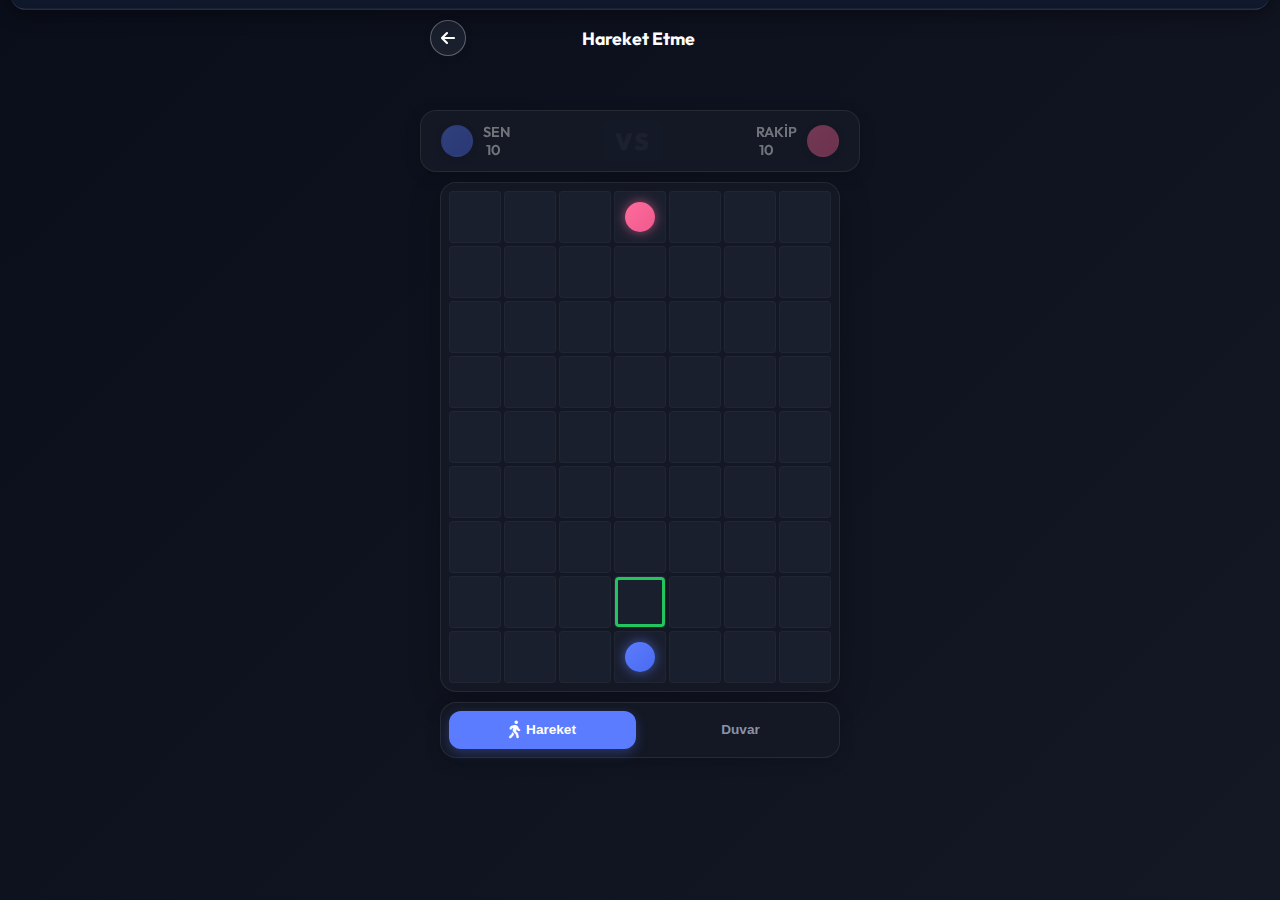
<file: howto.html>
<!DOCTYPE html>
<html lang="tr">

<head>
    <meta charset="UTF-8">
    <meta name="viewport"
        content="width=device-width, initial-scale=1.0, maximum-scale=1.0, user-scalable=no, viewport-fit=cover">
    <title>Oyun Rehberi - İnteraktif Eğitim</title>
    <link rel="stylesheet" href="style.css">
    <link rel="stylesheet" href="howto.css">
    <link rel="stylesheet" href="mobilemedia.css">
    <link rel="stylesheet" href="https://cdnjs.cloudflare.com/ajax/libs/font-awesome/6.0.0/css/all.min.css">
    <link href="https://fonts.googleapis.com/css2?family=Outfit:wght@300;400;600;700&display=swap" rel="stylesheet">
</head>

<body class="tutorial-mode">

    <div id="game-screen" class="screen active" style="display: flex;">
        <!-- Top Navigation -->
        <div id="header-controls" style="justify-content: space-between; padding: 10px;">
            <button id="back-btn" class="icon-btn white"><i class="fa-solid fa-arrow-left"></i></button>
            <h3 id="lesson-title" style="margin:0; color:white; font-size:1.1rem;">Eğitim</h3>
            <div style="width: 40px;"></div> <!-- Spacer -->
        </div>

        <!-- Instruction Card (Custom for Tutorial) -->
        <div class="instruction-card" style="margin: 10px; width: calc(100% - 20px);">
            <p id="instruction-text" style="color: #cbd5e1; margin-bottom: 8px;">Yükleniyor...</p>
            <div id="progress-bar">
                <div id="progress-fill"></div>
            </div>
        </div>

        <!-- Player Header (Identical to Game) -->
        <header>
            <div class="player-info p1" id="p1-info">
                <div class="avatar blue"></div>
                <div class="player-details">
                    <span id="p1-name">SEN</span>
                    <div class="wall-count"><i class="fa-solid fa-block-brick"></i> <span id="p1-walls">10</span></div>
                </div>
            </div>
            <div class="game-status"><span class="vs-badge">VS</span></div>
            <div class="player-info p2" id="p2-info">
                <div class="player-details right">
                    <span id="p2-name">RAKİP</span>
                    <div class="wall-count"><i class="fa-solid fa-block-brick"></i> <span id="p2-walls">10</span></div>
                    <!-- Opponent Timer for Hourglass Lesson -->
                    <div id="opponent-timer-display"
                        style="display:none; color: #f87171; font-weight: bold; margin-top: 4px; font-size: 0.9rem;">⏳
                        15s</div>
                </div>
                <div class="avatar red"></div>
            </div>
        </header>

        <!-- Board -->
        <div class="board-container">
            <div id="grid-board" class="grid-board"></div>
        </div>

        <!-- Controls (Identical to Game) -->
        <div class="controls">
            <button id="move-mode-btn" class="action-btn active">
                <i class="fa-solid fa-person-walking"></i> Hareket
            </button>
            <button id="wall-mode-btn" class="action-btn">
                <i class="fa-solid fa-block-brick"></i> Duvar
            </button>
            <button id="wall-rotate-btn" class="action-btn hidden">
                <i class="fa-solid fa-rotate"></i> <span id="wall-orientation">Dikey</span>
            </button>
        </div>

        <!-- Powerups (Hidden initially, shown if lesson requires) -->
        <div class="powerup-controls" id="tutorial-powerups">
            <button id="btn-destroy" class="inventory-btn hidden" title="Duvar Kırıcı">
                <i class="fa-solid fa-bomb"></i> <span class="badge">1</span>
            </button>
            <button id="btn-ghost" class="inventory-btn hidden" title="Hayalet Modu">
                <i class="fa-solid fa-ghost"></i> <span class="badge">1</span>
            </button>
            <button id="btn-freeze" class="inventory-btn hidden" title="Dondurucu">
                <i class="fa-solid fa-snowflake"></i> <span class="badge">1</span>
            </button>
            <button id="btn-wall_plus" class="inventory-btn hidden" title="+1 Duvar">
                <i class="fa-solid fa-plus-square"></i> <span class="badge">1</span>
            </button>
            <button id="btn-return" class="inventory-btn hidden" title="Geri Sar">
                <i class="fa-solid fa-undo"></i> <span class="badge">1</span>
            </button>
            <button id="btn-chaos" class="inventory-btn hidden" title="Kaos">
                <i class="fa-solid fa-shuffle"></i> <span class="badge">1</span>
            </button>
            <button id="btn-double_turn" class="inventory-btn hidden" title="Çift Hamle">
                <i class="fa-solid fa-repeat"></i> <span class="badge">1</span>
            </button>
            <button id="btn-hourglass" class="inventory-btn hidden" title="Kum Saati">
                <i class="fa-solid fa-hourglass-start"></i> <span class="badge">1</span>
            </button>
            <!-- Star: Special lesson where inventory is shown but disabled until star is collected -->
        </div>

    </div>

    <!-- Success Modal -->
    <div id="success-modal" class="modal-overlay hidden">
        <div class="modal-card success-card">
            <div class="success-icon"><i class="fa-solid fa-check"></i></div>
            <h3>Harika!</h3>
            <p id="success-message">Senaryoyu tamamladın.</p>
            <button id="finish-btn" class="btn primary">Menüye Dön</button>
        </div>
    </div>

    <script src="howto.js"></script>
</body>

</html>
</file>
<file: style.css>
:root {
    --bg-primary: #0a0e1a;
    --bg-secondary: #141824;
    --bg-elevated: #1a1f2e;
    --primary: #5b7cff;
    --primary-hover: #4a6bef;
    --accent: #ff6b9d;
    --success: #00d4aa;
    --text-primary: #ffffff;
    --text-secondary: #8b92a7;
    --border: rgba(255, 255, 255, 0.08);
    --shadow-sm: 0 2px 8px rgba(0, 0, 0, 0.12);
    --shadow-md: 0 4px 16px rgba(0, 0, 0, 0.16);
    --shadow-lg: 0 8px 32px rgba(0, 0, 0, 0.24);
    --radius-sm: 8px;
    --radius-md: 12px;
    --radius-lg: 16px;
    --grid-gap: 3px;
    --cell-size: min(11vw, 52px);
    --wall-thickness: 5px;
}

* {
    box-sizing: border-box;
}

body {
    margin: 0;
    font-family: 'Outfit', -apple-system, BlinkMacSystemFont, 'Segoe UI', sans-serif;
    background: var(--bg-primary);
    color: var(--text-primary);
    overflow: hidden;
    touch-action: manipulation;
    -webkit-font-smoothing: antialiased;
}

#app {
    width: 100vw;
    height: 100vh;
    display: flex;
    justify-content: center;
    align-items: center;
}

/* ============================================
   SCREENS
   ============================================ */
.screen {
    display: none;
    flex-direction: column;
    align-items: center;
    width: 100%;
    height: 100%;
    justify-content: center;
    position: absolute;
    top: 0;
    left: 0;
    background: linear-gradient(135deg, #0a0e1a 0%, #141824 100%);
}

.screen.active {
    display: flex;
}

/* ============================================
   TOAST NOTIFICATIONS
   ============================================ */
#toast-container {
    position: fixed;
    top: 20px;
    left: 50%;
    transform: translateX(-50%);
    z-index: 1000;
    display: flex;
    flex-direction: column;
    gap: 8px;
    width: 90%;
    max-width: 360px;
}

.toast {
    background: var(--bg-elevated);
    border: 1px solid var(--border);
    color: var(--text-primary);
    padding: 12px 16px;
    border-radius: var(--radius-md);
    box-shadow: var(--shadow-lg);
    animation: slideDown 0.3s cubic-bezier(0.16, 1, 0.3, 1);
    display: flex;
    justify-content: space-between;
    align-items: center;
    backdrop-filter: blur(20px);
    font-size: 0.9rem;
}

.toast.error {
    border-left: 3px solid var(--accent);
}

.toast.success {
    border-left: 3px solid var(--success);
}

@keyframes slideDown {
    from {
        transform: translateY(-20px);
        opacity: 0;
    }

    to {
        transform: translateY(0);
        opacity: 1;
    }
}

/* ============================================
   START SCREEN
   ============================================ */
.start-content {
    width: 100%;
    max-width: 420px;
    padding: 0 20px;
    display: flex;
    flex-direction: column;
    gap: 40px;
}

.logo-area {
    text-align: center;
    animation: fadeIn 0.6s ease-out;
}

@keyframes fadeIn {
    from {
        opacity: 0;
        transform: translateY(-10px);
    }

    to {
        opacity: 1;
        transform: translateY(0);
    }
}

.app-logo {
    max-width: 200px;
    height: auto;
    filter: drop-shadow(0 4px 12px rgba(0, 0, 0, 0.3));
    margin-bottom: 24px;
}

.subtitle {
    font-size: 0.85rem;
    color: var(--text-secondary);
    font-weight: 500;
    letter-spacing: 0.5px;
    margin: 0;
}

.start-card {
    background: var(--bg-secondary);
    border: 1px solid var(--border);
    border-radius: var(--radius-lg);
    padding: 24px;
    display: flex;
    flex-direction: column;
    gap: 16px;
    box-shadow: var(--shadow-lg);
    animation: slideUp 0.5s cubic-bezier(0.16, 1, 0.3, 1);
}

@keyframes slideUp {
    from {
        transform: translateY(20px);
        opacity: 0;
    }

    to {
        transform: translateY(0);
        opacity: 1;
    }
}

/* ============================================
   INPUTS
   ============================================ */
.input-group {
    position: relative;
    width: 100%;
}

.input-group i {
    position: absolute;
    left: 14px;
    top: 50%;
    transform: translateY(-50%);
    color: var(--text-secondary);
    font-size: 0.95rem;
    pointer-events: none;
    transition: color 0.2s;
}

.input-group input {
    width: 100%;
    height: 48px;
    background: var(--bg-elevated);
    border: 1px solid var(--border);
    border-radius: var(--radius-md);
    padding: 0 14px 0 42px;
    color: var(--text-primary);
    font-size: 0.95rem;
    font-weight: 500;
    transition: all 0.2s ease;
    -webkit-appearance: none;
    appearance: none;
}

.input-group input::placeholder {
    color: var(--text-secondary);
}

.input-group input:focus {
    outline: none;
    border-color: var(--primary);
    box-shadow: 0 0 0 3px rgba(91, 124, 255, 0.12);
}

.input-group input:focus+i {
    color: var(--primary);
}

/* ============================================
   BUTTONS
   ============================================ */
.btn {
    height: 48px;
    border-radius: var(--radius-md);
    font-size: 0.95rem;
    font-weight: 600;
    border: none;
    display: flex;
    justify-content: center;
    align-items: center;
    gap: 8px;
    cursor: pointer;
    transition: all 0.2s ease;
    width: 100%;
    letter-spacing: 0.3px;
}

.btn:active {
    transform: scale(0.98);
}

.btn.primary {
    background: var(--primary);
    color: white;
    box-shadow: 0 4px 12px rgba(91, 124, 255, 0.3);
}

.btn.primary:hover {
    background: var(--primary-hover);
    box-shadow: 0 6px 16px rgba(91, 124, 255, 0.4);
}

.btn.secondary {
    background: transparent;
    color: var(--text-secondary);
    border: 1px solid var(--border);
}

.btn.secondary:hover {
    background: var(--bg-elevated);
    color: var(--text-primary);
    border-color: rgba(255, 255, 255, 0.12);
}

.btn-content {
    display: flex;
    align-items: center;
    gap: 8px;
}

.full-width {
    width: 100%;
}

/* ============================================
   DIVIDER
   ============================================ */
.divider {
    display: flex;
    align-items: center;
    text-align: center;
    margin: 8px 0;
}

.divider::before,
.divider::after {
    content: '';
    flex: 1;
    border-bottom: 1px solid var(--border);
}

.divider span {
    padding: 0 12px;
    color: var(--text-secondary);
    font-size: 0.75rem;
    font-weight: 600;
    letter-spacing: 1px;
}

.join-area {
    display: flex;
    flex-direction: column;
    gap: 12px;
}

/* ============================================
   WAITING SCREEN
   ============================================ */
#waiting-screen {
    gap: 24px;
}

#waiting-screen h2 {
    font-size: 1.5rem;
    font-weight: 600;
    margin: 0;
}

#waiting-screen p {
    color: var(--text-secondary);
    margin: 0;
}

.loader {
    width: 40px;
    height: 40px;
    border: 3px solid var(--bg-elevated);
    border-top-color: var(--primary);
    border-radius: 50%;
    animation: spin 0.8s linear infinite;
}

@keyframes spin {
    to {
        transform: rotate(360deg);
    }
}

.highlight {
    color: var(--primary);
    font-weight: 600;
    background: rgba(91, 124, 255, 0.1);
    padding: 4px 8px;
    border-radius: 6px;
}

/* ============================================
   GAME SCREEN
   ============================================ */
#game-screen {
    justify-content: flex-start;
    /* Stack from top to avoid centering issues on small screens */
    align-items: center;
    gap: 10px;
    /* Reduced from 20px */
    padding: 10px 0;
    /* Add vertical padding */
    height: 100dvh;
    width: 100vw;
    position: relative;
    overflow: hidden;
}

header {
    display: flex;
    justify-content: space-between;
    align-items: center;
    width: 90%;
    max-width: 440px;
    padding: 8px 12px;
    /* Reduced padding */
    background: var(--bg-secondary);
    backdrop-filter: blur(20px);
    border-radius: var(--radius-lg);
    border: 1px solid var(--border);
    margin-top: max(10px, env(safe-area-inset-top));
    box-shadow: var(--shadow-md);
    z-index: 50;
    flex-shrink: 0;
}

.player-info {
    display: flex;
    align-items: center;
    gap: 10px;
    font-weight: 600;
    opacity: 0.5;
    transition: all 0.3s ease;
    font-size: 0.9rem;
}

.player-info.active-turn {
    opacity: 1;
}

.avatar {
    width: 32px;
    height: 32px;
    border-radius: 50%;
    border: 2px solid transparent;
    transition: all 0.3s;
    box-shadow: 0 2px 8px rgba(0, 0, 0, 0.2);
}

.avatar.blue {
    background: linear-gradient(135deg, #5b7cff 0%, #4a6bef 100%);
}

.avatar.red {
    background: linear-gradient(135deg, #ff6b9d 0%, #ef5a8c 100%);
}

.player-info.active-turn .avatar {
    border-color: white;
    box-shadow: 0 0 12px currentColor;
}

.game-status {
    font-size: 0.8rem;
    font-weight: 600;
    text-transform: uppercase;
    letter-spacing: 0.5px;
    padding: 6px 12px;
    border-radius: var(--radius-sm);
    background: var(--bg-elevated);
    color: var(--text-secondary);
}

/* ============================================
   GAME BOARD
   ============================================ */
.board-container {
    padding: 8px;
    /* Reduced from 12px */
    background: var(--bg-secondary);
    border-radius: var(--radius-lg);
    box-shadow: var(--shadow-lg);
    border: 1px solid var(--border);
}

.grid-board {
    display: grid;
    grid-template-columns: repeat(7, var(--cell-size));
    grid-template-rows: repeat(9, var(--cell-size));
    /* 7x9 */
    gap: var(--grid-gap);
    position: relative;
    user-select: none;
    margin: 0 auto;
}

.cell {
    background: var(--bg-elevated);
    border-radius: 4px;
    width: 100%;
    height: 100%;
    cursor: pointer;
    position: relative;
    transition: background 0.15s ease;
    border: 1px solid rgba(255, 255, 255, 0.03);
}

.cell:hover {
    background: rgba(255, 255, 255, 0.06);
}

.cell.valid-move::after {
    content: '';
    position: absolute;
    width: 30%;
    height: 30%;
    background: var(--primary);
    border-radius: 50%;
    top: 35%;
    left: 35%;
    opacity: 0.5;
    animation: pulse 1.5s infinite;
}

@keyframes pulse {

    0%,
    100% {
        transform: scale(1);
        opacity: 0.4;
    }

    50% {
        transform: scale(1.2);
        opacity: 0.7;
    }
}

.player {
    width: 60%;
    height: 60%;
    border-radius: 50%;
    position: absolute;
    top: 50%;
    left: 50%;
    transform: translate(-50%, -50%);
    transition: all 0.3s cubic-bezier(0.175, 0.885, 0.32, 1.275);
    z-index: 10;
    pointer-events: none;
}

.player.blue {
    background: linear-gradient(135deg, #5b7cff 0%, #4a6bef 100%);
    box-shadow: 0 0 12px rgba(91, 124, 255, 0.6);
}

.player.red {
    background: linear-gradient(135deg, #ff6b9d 0%, #ef5a8c 100%);
    box-shadow: 0 0 12px rgba(255, 107, 157, 0.6);
}

/* ============================================
   WALLS
   ============================================ */
.wall {
    position: absolute;
    background: linear-gradient(135deg, #ffffff 0%, #e2e8f0 100%);
    border-radius: 4px;
    z-index: 20;
    /* Above text/cells */
    pointer-events: none;
    /* Let clicks pass to cells */
    box-shadow: 0 2px 6px rgba(0, 0, 0, 0.4);
    transform-origin: center;
    transition: background 0.2s, opacity 0.2s;
}

.wall.vertical {
    width: var(--wall-thickness);
    height: calc(var(--cell-size) * 2 + var(--grid-gap));
}

.wall.horizontal {
    height: var(--wall-thickness);
    width: calc(var(--cell-size) * 2 + var(--grid-gap));
}

.wall.preview {
    opacity: 0.4;
    background: rgba(255, 255, 255, 0.3);
    animation: pulse-slow 2s infinite;
}

@keyframes pulse-slow {

    0%,
    100% {
        opacity: 0.3;
    }

    50% {
        opacity: 0.5;
    }
}

.wall.p1 {
    background: linear-gradient(135deg, #5b7cff 0%, #4a6bef 100%);
    box-shadow: 0 0 8px rgba(91, 124, 255, 0.4);
}

.wall.p2 {
    background: linear-gradient(135deg, #ff6b9d 0%, #ef5a8c 100%);
    box-shadow: 0 0 8px rgba(255, 107, 157, 0.4);
}

/* ============================================
   CONTROLS
   ============================================ */
.controls {
    margin-bottom: max(10px, env(safe-area-inset-bottom));
    /* Reduced from 24px */
    display: flex;
    background: var(--bg-secondary);
    padding: 8px;
    border-radius: var(--radius-lg);
    border: 1px solid var(--border);
    box-shadow: var(--shadow-md);
    gap: 8px;
    width: 90%;
    max-width: 400px;
    flex-shrink: 0;
}

.action-btn {
    background: transparent;
    border: none;
    color: var(--text-secondary);
    padding: 10px 16px;
    border-radius: var(--radius-md);
    display: flex;
    flex: 1;
    justify-content: center;
    align-items: center;
    gap: 6px;
    font-size: 0.85rem;
    font-weight: 600;
    cursor: pointer;
    transition: all 0.2s ease;
}

.action-btn i {
    font-size: 1.1rem;
}

.action-btn.active {
    background: var(--primary);
    color: white;
    box-shadow: 0 4px 12px rgba(91, 124, 255, 0.3);
}

.action-btn:active {
    transform: scale(0.96);
}

.action-btn.hidden {
    display: none;
}

#wall-rotate-btn {
    background: var(--bg-elevated);
    color: var(--text-primary);
}

#wall-rotate-btn:hover {
    background: rgba(255, 255, 255, 0.08);
}

/* ============================================
   GAME OVER SCREEN
   ============================================ */
#game-over-screen {
    gap: 32px;
}

#game-over-screen h1 {
    font-size: 2.5rem;
    font-weight: 700;
    margin: 0;
    background: linear-gradient(135deg, var(--primary) 0%, var(--accent) 100%);
    -webkit-background-clip: text;
    background-clip: text;
    -webkit-text-fill-color: transparent;
}

#game-over-screen .btn {
    max-width: 240px;
}

/* Pending Actions (Mobile Confirmation) */
.wall.pending {
    background: #fbbf24;
    /* Amber 400 */
    opacity: 0.8;
    animation: flash 1s infinite alternate;
}

.cell.pending-move::after {
    content: '';
    position: absolute;
    width: 40%;
    height: 40%;
    background: #fbbf24;
    border-radius: 50%;
    top: 30%;
    left: 30%;
    animation: pulse-fast 1s infinite;
    z-index: 20;
}

@keyframes flash {
    from {
        opacity: 0.5;
    }

    to {
        opacity: 1;
    }
}

@keyframes pulse-fast {
    0% {
        transform: scale(1);
        opacity: 0.8;
    }

    50% {
        transform: scale(1.1);
        opacity: 1;
    }

    100% {
        transform: scale(1);
        opacity: 0.8;
    }
}

/* Enhanced Header UI */
.game-status {
    font-weight: 800;
    color: var(--text-secondary);
    font-size: 1.2rem;
    letter-spacing: 2px;
    opacity: 0.3;
}

.player-info {
    opacity: 0.4;
    transition: all 0.3s ease;
    border-radius: 8px;
    padding: 4px 8px;
}

.player-info.active {
    opacity: 1;
    background: rgba(255, 255, 255, 0.05);
    box-shadow: 0 0 0 1px rgba(255, 255, 255, 0.1);
}

.player-info.active .avatar {
    transform: scale(1.1);
}

.player-info.p1.active .avatar {
    box-shadow: 0 0 15px var(--primary);
}

.player-info.p2.active .avatar {
    box-shadow: 0 0 15px var(--accent);
}

.vs-badge {
    font-size: 1.5rem;
    font-weight: 900;
    color: rgba(255, 255, 255, 0.1);
    text-shadow: 0 1px 0 rgba(255, 255, 255, 0.05);
}

/* Board Flipped View */
.grid-board.flipped {
    transform: rotate(180deg);
}

.grid-board.flipped .player {
    transform: translate(-50%, -50%) rotate(180deg);
}

.grid-board.flipped .wall {
    transform: rotate(180deg);
}

.grid-board.flipped .powerup-icon {
    transform: translate(-50%, -50%) rotate(180deg);
}

/* Inventory UI */
.powerup-controls {
    display: grid;
    grid-template-columns: repeat(4, max-content);
    grid-template-rows: auto auto;
    justify-content: center;
    gap: 10px;
    margin-top: 5px;
    width: 100%;
}

.inventory-btn {
    position: relative;
    width: 50px;
    height: 50px;
    border-radius: 12px;
    background: rgba(255, 255, 255, 0.1);
    border: 1px solid rgba(255, 255, 255, 0.2);
    color: white;
    font-size: 1.2rem;
    cursor: not-allowed;
    transition: all 0.3s ease;
    opacity: 0.5;
    filter: grayscale(1);
}

.inventory-btn.active {
    background: rgba(255, 255, 255, 0.25);
    border-color: rgba(255, 255, 255, 0.8);
    cursor: pointer;
    opacity: 1;
    filter: grayscale(0);
    box-shadow: 0 4px 12px rgba(0, 0, 0, 0.3);
}

.inventory-btn .badge {
    position: absolute;
    top: -5px;
    right: -5px;
    background: #ef4444;
    color: white;
    font-size: 0.7rem;
    padding: 2px 6px;
    border-radius: 10px;
    opacity: 0;
    transition: opacity 0.2s;
}

.inventory-btn.active .badge {
    opacity: 1;
}

#btn-destroy.active i {
    color: #ef4444;
}

#btn-ghost.active i {
    color: #a855f7;
}

#btn-freeze.active i {
    color: #0ea5e9;
}

#btn-wall.active i {
    color: #f97316;
}

/* Margin Fix */
#game-screen {
    justify-content: flex-start !important;
    padding-top: 60px;
}

/* GAME OVER & ANIMATIONS */
@keyframes popIn {
    0% {
        transform: scale(0.5);
        opacity: 0;
        filter: blur(10px);
    }

    50% {
        transform: scale(1.1);
    }

    70% {
        transform: scale(0.95);
    }

    100% {
        transform: scale(1);
        opacity: 1;
        filter: blur(0);
    }
}

@keyframes glowPulse {
    0% {
        text-shadow: 0 0 20px currentColor;
    }

    50% {
        text-shadow: 0 0 40px currentColor, 0 0 10px white;
    }

    100% {
        text-shadow: 0 0 20px currentColor;
    }
}

@keyframes fadeInUp {
    from {
        transform: translateY(20px);
        opacity: 0;
    }

    to {
        transform: translateY(0);
        opacity: 1;
    }
}

#game-over-screen {
    background: transparent !important;
    overflow: hidden;
}

.result-backdrop {
    position: absolute;
    inset: 0;
    width: 100%;
    height: 100%;
    background: rgba(0, 0, 0, 0.7);
    backdrop-filter: blur(15px);
    -webkit-backdrop-filter: blur(15px);
    z-index: 1;
    animation: fadeIn 0.5s ease-out;
}

#confetti-canvas {
    position: absolute;
    top: 0;
    left: 0;
    width: 100%;
    height: 100%;
    pointer-events: none;
    z-index: 5;
}

.result-container {
    position: relative;
    z-index: 10;
    text-align: center;
    padding: 30px;
    display: flex;
    flex-direction: column;
    align-items: center;
    gap: 15px;
}

.result-icon {
    font-size: 5rem;
    margin-bottom: 10px;
    animation: popIn 0.8s cubic-bezier(0.34, 1.56, 0.64, 1) forwards;
}

.result-title {
    font-size: 4rem;
    font-weight: 900;
    margin: 0;
    letter-spacing: -2px;
    line-height: 1;
    animation: popIn 0.8s cubic-bezier(0.34, 1.56, 0.64, 1) 0.2s forwards;
    opacity: 0;
    background-size: 200% auto;
    background-clip: text;
    -webkit-background-clip: text;
    -webkit-text-fill-color: transparent;
}

.result-message {
    color: var(--text-secondary);
    font-size: 1.2rem;
    margin: 0;
    animation: fadeInUp 0.5s ease 0.6s forwards;
    opacity: 0;
}

.result-actions {
    display: flex;
    gap: 15px;
    margin-top: 20px;
    animation: fadeInUp 0.5s ease 0.8s forwards;
    opacity: 0;
}

/* THEMES */
.victory .result-icon {
    color: #ffd700;
    text-shadow: 0 0 30px rgba(255, 215, 0, 0.6);
}

.victory .result-title {
    background-image: linear-gradient(135deg, #ffd700 0%, #ffffff 50%, #f59e0b 100%);
    animation: popIn 0.8s cubic-bezier(0.34, 1.56, 0.64, 1) 0.2s forwards, glowPulse 3s infinite 2s;
    background-clip: text;
}

.victory .result-backdrop {
    background: rgba(20, 60, 40, 0.8);
}

.defeat .result-icon {
    color: #ef4444;
    filter: grayscale(0.5);
}

.defeat .result-title {
    background-image: linear-gradient(135deg, #9ca3af 0%, #ffffff 50%, #ef4444 100%);
    background-clip: text;
}

.defeat .result-backdrop {
    background: rgba(30, 20, 20, 0.85);
    backdrop-filter: blur(15px) grayscale(1);
    -webkit-backdrop-filter: blur(15px) grayscale(1);
}

/* SOUND CONTROLS */
#sound-controls {
    position: absolute;
    top: 20px;
    right: 20px;
    z-index: 1000;
    display: flex;
    align-items: center;
    gap: 10px;
    background: rgba(0, 0, 0, 0.4);
    padding: 8px 12px;
    border-radius: 20px;
    backdrop-filter: blur(5px);
    border: 1px solid rgba(255, 255, 255, 0.1);
    transition: opacity 0.3s;
}

#sound-controls:hover {
    background: rgba(0, 0, 0, 0.6);
}

#volume-slider {
    width: 80px;
    height: 4px;
    border-radius: 2px;
    accent-color: #ffd700;
    background: rgba(255, 255, 255, 0.3);
    outline: none;
    cursor: pointer;
}

#volume-icon {
    color: white;
    font-size: 1rem;
    width: 20px;
    text-align: center;
}

/* NEW POWERUPS */
#btn-return.active i {
    color: #10b981;
}

#btn-chaos.active i {
    color: #d946ef;
}

#btn-double_turn.active i {
    color: #eab308;
}

#btn-hourglass.active i {
    color: #b45309;
}

/* LEGENDARY STAR ANIMATION */
@keyframes pulseGlow {
    0% {
        transform: translate(-50%, -50%) scale(1);
        filter: drop-shadow(0 0 5px #ffd700);
    }

    50% {
        transform: translate(-50%, -50%) scale(1.3);
        filter: drop-shadow(0 0 15px #ffd700);
    }

    100% {
        transform: translate(-50%, -50%) scale(1);
        filter: drop-shadow(0 0 5px #ffd700);
    }
}

.legendary-pulse {
    animation: pulseGlow 1.5s infinite ease-in-out;
}

/* HEADER CONTROLS */
#header-controls {
    width: 90%;
    max-width: 440px;
    display: flex;
    justify-content: space-between;
    align-items: center;
    margin-bottom: 6px;
    position: absolute;
    /* Fix for stacking */
    top: 10px;
    left: 50%;
    transform: translateX(-50%);
    z-index: 60;
    /* Above header */
}

/* Adjust Header to sit below controls */
header {
    margin-top: 50px;
    /* Push down */
}

/* Adjust buttons */
.icon-btn {
    width: 36px;
    height: 36px;
    border-radius: 50%;
    border: 1px solid var(--border);
    background: var(--bg-elevated);
    color: var(--text-secondary);
    display: flex;
    justify-content: center;
    align-items: center;
    cursor: pointer;
    transition: all 0.2s;
    font-size: 1rem;
    box-shadow: var(--shadow-sm);
    backdrop-filter: blur(10px);
}

.icon-btn:active {
    transform: scale(0.9);
}

.icon-btn.red {
    color: #ef4444;
    border-color: rgba(239, 68, 68, 0.3);
}

.icon-btn.red:hover {
    background: rgba(239, 68, 68, 0.1);
}

.icon-btn.white {
    color: #ffffff;
    border-color: rgba(255, 255, 255, 0.3);
}

/* MODAL */
#modal-overlay {
    position: fixed;
    top: 0;
    left: 0;
    width: 100vw;
    height: 100vh;
    background: rgba(0, 0, 0, 0.6);
    backdrop-filter: blur(5px);
    z-index: 2000;
    display: flex;
    justify-content: center;
    align-items: center;
}

#modal-overlay.hidden {
    display: none;
}

#custom-modal {
    background: var(--bg-elevated);
    border: 1px solid var(--border);
    padding: 24px;
    border-radius: var(--radius-lg);
    box-shadow: var(--shadow-lg);
    width: 90%;
    max-width: 320px;
    text-align: center;
    animation: scaleIn 0.2s ease-out;
}

@keyframes scaleIn {
    from {
        transform: scale(0.9);
        opacity: 0;
    }

    to {
        transform: scale(1);
        opacity: 1;
    }
}

#modal-title {
    margin: 0 0 12px 0;
    font-size: 1.2rem;
    color: var(--text-primary);
}

#modal-message {
    color: var(--text-secondary);
    font-size: 0.95rem;
    margin-bottom: 24px;
    line-height: 1.5;
}



/* NEW POWERUPS */
#btn-return.active i {
    color: #10b981;
}

#btn-chaos.active i {
    color: #d946ef;
}

#btn-double_turn.active i {
    color: #eab308;
}

#btn-hourglass.active i {
    color: #b45309;
}

/* LEGENDARY STAR ANIMATION */
@keyframes pulseGlow {
    0% {
        transform: translate(-50%, -50%) scale(1);
        filter: drop-shadow(0 0 5px #ffd700);
    }

    50% {
        transform: translate(-50%, -50%) scale(1.3);
        filter: drop-shadow(0 0 15px #ffd700);
    }

    100% {
        transform: translate(-50%, -50%) scale(1);
        filter: drop-shadow(0 0 5px #ffd700);
    }
}

.legendary-pulse {
    animation: pulseGlow 1.5s infinite ease-in-out;
}

/* HEADER CONTROLS */
#header-controls {
    width: 90%;
    max-width: 440px;
    display: flex;
    justify-content: space-between;
    align-items: center;
    margin-bottom: 6px;
    position: absolute;
    /* Fix for stacking */
    top: 10px;
    left: 50%;
    transform: translateX(-50%);
    z-index: 60;
    /* Above header */
}

/* Adjust Header to sit below controls */
header {
    margin-top: 50px;
    /* Push down */
}

/* Adjust buttons */
.icon-btn {
    width: 36px;
    height: 36px;
    border-radius: 50%;
    border: 1px solid var(--border);
    background: var(--bg-elevated);
    color: var(--text-secondary);
    display: flex;
    justify-content: center;
    align-items: center;
    cursor: pointer;
    transition: all 0.2s;
    font-size: 1rem;
    box-shadow: var(--shadow-sm);
    backdrop-filter: blur(10px);
}

.icon-btn:active {
    transform: scale(0.9);
}

.icon-btn.red {
    color: #ef4444;
    border-color: rgba(239, 68, 68, 0.3);
}

.icon-btn.red:hover {
    background: rgba(239, 68, 68, 0.1);
}

.icon-btn.white {
    color: #ffffff;
    border-color: rgba(255, 255, 255, 0.3);
}

/* MODAL */
#modal-overlay {
    position: fixed;
    top: 0;
    left: 0;
    width: 100vw;
    height: 100vh;
    background: rgba(0, 0, 0, 0.6);
    backdrop-filter: blur(5px);
    z-index: 2000;
    display: flex;
    justify-content: center;
    align-items: center;
}

#modal-overlay.hidden {
    display: none;
}

#custom-modal {
    background: var(--bg-elevated);
    border: 1px solid var(--border);
    padding: 24px;
    border-radius: var(--radius-lg);
    box-shadow: var(--shadow-lg);
    width: 90%;
    max-width: 320px;
    text-align: center;
    animation: scaleIn 0.2s ease-out;
}

@keyframes scaleIn {
    from {
        transform: scale(0.9);
        opacity: 0;
    }

    to {
        transform: scale(1);
        opacity: 1;
    }
}

#modal-title {
    margin: 0 0 12px 0;
    font-size: 1.2rem;
    color: var(--text-primary);
}

#modal-message {
    color: var(--text-secondary);
    font-size: 0.95rem;
    margin-bottom: 24px;
    line-height: 1.5;
}

.modal-actions {
    display: flex;
    gap: 12px;
}

/* SOUND CONTROLS - HEADER EXPANDABLE */
#header-sound-group {
    position: relative;
    display: flex;
    align-items: center;
}

#header-sound-group .icon-btn.glass {
    background: rgba(255, 255, 255, 0.1);
    backdrop-filter: blur(10px);
    border-color: rgba(255, 255, 255, 0.2);
    color: var(--text-secondary);
    z-index: 2;
    /* On top of slider container */
}

#header-sound-group .icon-btn.glass:hover {
    background: rgba(255, 255, 255, 0.2);
    color: var(--text-primary);
}

.volume-slider-container {
    position: absolute;
    left: 18px;
    /* Start from center of button */
    top: 50%;
    transform: translateY(-50%) scaleX(0);
    transform-origin: left center;
    width: 0;
    height: 36px;
    background: rgba(20, 24, 36, 0.9);
    border: 1px solid var(--border);
    border-radius: 0 18px 18px 0;
    display: flex;
    align-items: center;
    padding-left: 20px;
    /* Space for button overlap */
    padding-right: 12px;
    opacity: 0;
    transition: all 0.3s cubic-bezier(0.4, 0, 0.2, 1);
    overflow: hidden;
    z-index: 1;
    /* Behind button */
}

#header-sound-group:hover .volume-slider-container,
.volume-slider-container:hover {
    width: 120px;
    opacity: 1;
    transform: translateY(-50%) scaleX(1);
}

#volume-slider {
    width: 100%;
    height: 4px;
    accent-color: var(--primary);
    cursor: pointer;
}
</file>
<file: howto.css>
/* Tutorial Page Specific Styles */
/* Only add styles that are NOT in style.css */

body.tutorial-mode {
    background-color: #0f172a;
    color: white;
    height: 100vh;
    overflow: hidden;
}

/* Custom Instruction Card - TOP MODAL */
.instruction-card {
    position: fixed;
    top: 0;
    left: 0;
    right: 0;
    background: linear-gradient(to bottom, #1e293b 0%, #0f172a 100%);
    border-bottom: 1px solid rgba(255, 255, 255, 0.15);
    border-radius: 0 0 16px 16px;
    padding: 20px 24px;
    margin: 0;
    text-align: center;
    box-shadow: 0 4px 20px rgba(0, 0, 0, 0.4);
    z-index: 1000;
    width: auto;

    transform: translateY(-100%);
    animation: slideDown 0.5s forwards ease-out;
}

@keyframes slideDown {
    to {
        transform: translateY(0);
    }
}

#instruction-text {
    font-size: 1.1rem;
    margin: 30px 0 16px 0;
    line-height: 1.6;
    color: #f1f5f9;
    font-weight: 500;
}

#progress-bar {
    width: 100%;
    height: 6px;
    background: rgba(255, 255, 255, 0.1);
    border-radius: 3px;
    overflow: hidden;
    margin-top: 8px;
}

#progress-fill {
    width: 0%;
    height: 100%;
    background: #3b82f6;
    transition: width 0.3s ease;
}

/* Powerup Controls Container Fix */
.powerup-controls {
    display: none;
    /* Toggled by JS */
    justify-content: center;
    gap: 16px;
    padding: 20px;
    width: 100%;
    overflow: visible;
}

/* Inventory Button Styles */
.inventory-btn {
    position: relative;
    width: 50px;
    height: 50px;
    border-radius: 12px;
    background: rgba(255, 255, 255, 0.1);
    border: 1px solid rgba(255, 255, 255, 0.2);
    color: #cbd5e1;
    font-size: 1.2rem;
    cursor: pointer;
    transition: all 0.2s ease;
    display: flex;
    align-items: center;
    justify-content: center;
}

.inventory-btn.hidden {
    display: none;
}

.inventory-btn.disabled {
    opacity: 0.3;
    pointer-events: none;
    filter: grayscale(1);
    border-style: dashed;
}

.inventory-btn:hover {
    background: rgba(255, 255, 255, 0.15);
    transform: translateY(-2px);
}

.inventory-btn .badge {
    position: absolute;
    top: -6px;
    right: -6px;
    background: #ef4444;
    color: white;
    font-size: 0.7rem;
    font-weight: bold;
    padding: 2px 6px;
    border-radius: 10px;
    box-shadow: 0 2px 4px rgba(0, 0, 0, 0.3);
    z-index: 10;
    /* Ensure badge survives grayscale removal nicely */
    transition: transform 0.3s cubic-bezier(0.175, 0.885, 0.32, 1.275);
}

/* Powerup Colors (Applied when active OR available) */
/* Force colors with !important to ensure no overrides */
#btn-destroy.active i,
#btn-destroy.available i {
    color: #ef4444 !important;
}

#btn-ghost.active i,
#btn-ghost.available i {
    color: #a855f7 !important;
}

#btn-freeze.active i,
#btn-freeze.available i {
    color: #0ea5e9 !important;
}

#btn-wall_plus.active i,
#btn-wall_plus.available i {
    color: #f97316 !important;
}

#btn-return.active i,
#btn-return.available i {
    color: #10b981 !important;
}

#btn-chaos.active i,
#btn-chaos.available i {
    color: #d946ef !important;
}

#btn-double_turn.active i,
#btn-double_turn.available i {
    color: #eab308 !important;
}

#btn-hourglass.active i,
#btn-hourglass.available i {
    color: #f43f5e !important;
}

/* When available, badge pop */
.inventory-btn.available .badge {
    transform: scale(1.3);
    box-shadow: 0 0 10px #ef4444;
}

.inventory-btn.active {
    border-color: rgba(255, 255, 255, 0.5);
    background: rgba(255, 255, 255, 0.1);
}

/* Collectible Items (Star) */
.collectible {
    position: absolute;
    width: 60%;
    height: 60%;
    top: 50%;
    left: 50%;
    transform: translate(-50%, -50%);
    z-index: 15;
    pointer-events: none;
    display: flex;
    justify-content: center;
    align-items: center;
    font-size: 1.5rem;
    animation: float-star 2s infinite ease-in-out;
}

.collectible.star {
    color: #ffd700;
    text-shadow: 0 0 10px rgba(255, 215, 0, 0.6);
}

@keyframes float-star {

    0%,
    100% {
        transform: translate(-50%, -50%);
    }

    50% {
        transform: translate(-50%, -60%);
    }
}


/* Target Highlight */
@keyframes pulse-target {
    0% {
        box-shadow: 0 0 0 0 rgba(34, 197, 94, 0.7);
        border-color: #22c55e;
    }

    70% {
        box-shadow: 0 0 0 15px rgba(34, 197, 94, 0);
        border-color: #22c55e;
    }

    100% {
        box-shadow: 0 0 0 0 rgba(34, 197, 94, 0);
        border-color: #22c55e;
    }
}

.target-cell {
    animation: pulse-target 1.5s infinite;
    z-index: 50;
}

.target-cell::after {
    content: '';
    position: absolute;
    inset: 0;
    border: 3px solid #22c55e;
    border-radius: 4px;
    pointer-events: none;
}

/* Success Modal */
.modal-overlay.hidden {
    display: none;
}

.modal-overlay {
    position: fixed;
    inset: 0;
    background: rgba(0, 0, 0, 0.8);
    display: flex;
    justify-content: center;
    align-items: center;
    z-index: 2000;
}

.success-card {
    background: #1e293b;
    padding: 2rem;
    border-radius: 16px;
    text-align: center;
    max-width: 90%;
    width: 320px;
    border: 1px solid rgba(255, 255, 255, 0.1);
}

.success-icon {
    width: 64px;
    height: 64px;
    background: rgba(34, 197, 94, 0.2);
    color: #22c55e;
    border-radius: 50%;
    display: flex;
    align-items: center;
    justify-content: center;
    font-size: 2rem;
    margin: 0 auto 1rem auto;
}

/* Pulse (General) */
.pulse {
    animation: btn-pulse 1.5s infinite;
    box-shadow: 0 0 0 0 rgba(59, 130, 246, 0.7);
}

@keyframes btn-pulse {
    0% {
        transform: scale(0.95);
        box-shadow: 0 0 0 0 rgba(59, 130, 246, 0.7);
    }

    70% {
        transform: scale(1);
        box-shadow: 0 0 0 10px rgba(59, 130, 246, 0);
    }

    100% {
        transform: scale(0.95);
        box-shadow: 0 0 0 0 rgba(59, 130, 246, 0);
    }
}
</file>
<file: mobilemedia.css>
/* --- MOBILE MEDIA QUERIES --- */

/* Ultra Small Phones (Galaxy Fold Front, etc) - Width <= 320px */
@media (max-width: 320px) {
    :root {
        --cell-size: 28px;
        --gap-size: 4px;
    }

    /* Global Text Scaling */
    html {
        font-size: 14px;
    }

    h3 {
        font-size: 1.1rem;
    }

    /* Start Screen Compact */
    .start-content {
        padding: 0 10px;
        margin-top: -30px;
        /* Pull higher */
        gap: 16px;
        /* Reduced from 40px */
    }

    .start-card {
        padding: 16px;
        gap: 12px;
    }

    .app-logo {
        max-width: 120px;
        margin-bottom: 8px;
        /* Reduced from 24px */
    }

    .input-group input {
        padding: 8px 12px;
        font-size: 0.9rem;
    }

    .btn {
        padding: 10px 16px;
        font-size: 0.9rem;
    }
}

/* Short Screens (Landscape or small vertical) - Height <= 600px */
@media (max-height: 600px) {
    .app-logo {
        max-width: 100px;
        margin-bottom: 10px;
    }

    .start-content {
        gap: 10px;
    }

    header {
        margin-top: 10px;
        margin-bottom: 5px;
    }

    #header-controls {
        top: 5px;
    }
}

/* Small Phones (iPhone SE, older Androids) - Width <= 380px */
@media (max-width: 380px) {
    :root {
        --cell-size: 30px;
    }

    /* Adjust Header */
    #header-controls {
        width: 98%;
        max-width: none;
    }

    .player-info {
        gap: 4px;
        font-size: 0.8rem;
    }

    .avatar {
        width: 28px;
        height: 28px;
    }

    .vs-badge {
        font-size: 0.6rem;
        width: 24px;
        height: 24px;
    }

    /* Tutorial Modal Fix for Small Width */
    .tutorial-content {
        width: 95% !important;
        padding: 16px !important;
        min-height: auto !important;
    }

    .tutorial-grid {
        grid-template-columns: repeat(3, 1fr) !important;
        gap: 8px !important;
        flex: 0 0 auto !important;
    }

    .tutorial-icon {
        width: 40px;
        height: 40px;
        font-size: 1rem;
        border-radius: 10px;
    }

    #tutorial-title {
        font-size: 1.2rem;
    }

    #tutorial-desc {
        font-size: 0.9rem;
    }
}

/* Medium Phones (Standard) - Width <= 480px */
@media (max-width: 480px) {
    #tutorial-modal {
        padding-top: 40px;
        align-items: flex-start;
    }

    .tutorial-content {
        width: 92%;
        height: auto;
        border-radius: 16px;
    }

    .tutorial-body {
        flex-direction: column;
        gap: 12px;
    }

    .tutorial-grid {
        justify-content: center;
        width: 100%;
    }

    .tutorial-info {
        padding: 16px;
        min-height: auto;
    }

    /* Ensure board fits vertically on small heights */
    @media (max-height: 700px) {
        .board-container {
            transform: scale(0.85);
            margin: -10px 0;
        }
    }

    @media (max-height: 600px) {
        .board-container {
            transform: scale(0.75);
            margin: -20px 0;
        }

        /* Compact Inventory for Short Screens */
        .powerup-controls {
            gap: 6px;
            margin-top: 2px;
        }

        .inventory-btn {
            width: 36px;
            height: 36px;
            font-size: 0.9rem;
            border-radius: 8px;
        }

        .controls {
            margin-bottom: 2px;
            padding: 4px;
        }

        .action-btn {
            padding: 6px 10px;
            font-size: 0.8rem;
        }
    }
}

/* Base Mobile Adjustments for Inventory (General Mobile) */
@media (max-width: 480px) {
    .inventory-btn {
        width: 42px;
        height: 42px;
    }

    /* Start Screen Compact - General Mobile */
    .start-content {
        padding: 0 16px;
        gap: 20px;
        /* Broadly reduced from 40px */
    }

    .app-logo {
        margin-bottom: 10px;
        /* Broadly reduced from 24px */
        max-width: 160px;
    }
}

@media (max-width: 380px) {
    .inventory-btn {
        width: 34px;
        height: 34px;
        font-size: 0.8rem;
    }

    .powerup-controls {
        gap: 4px;
    }
}
</file>
